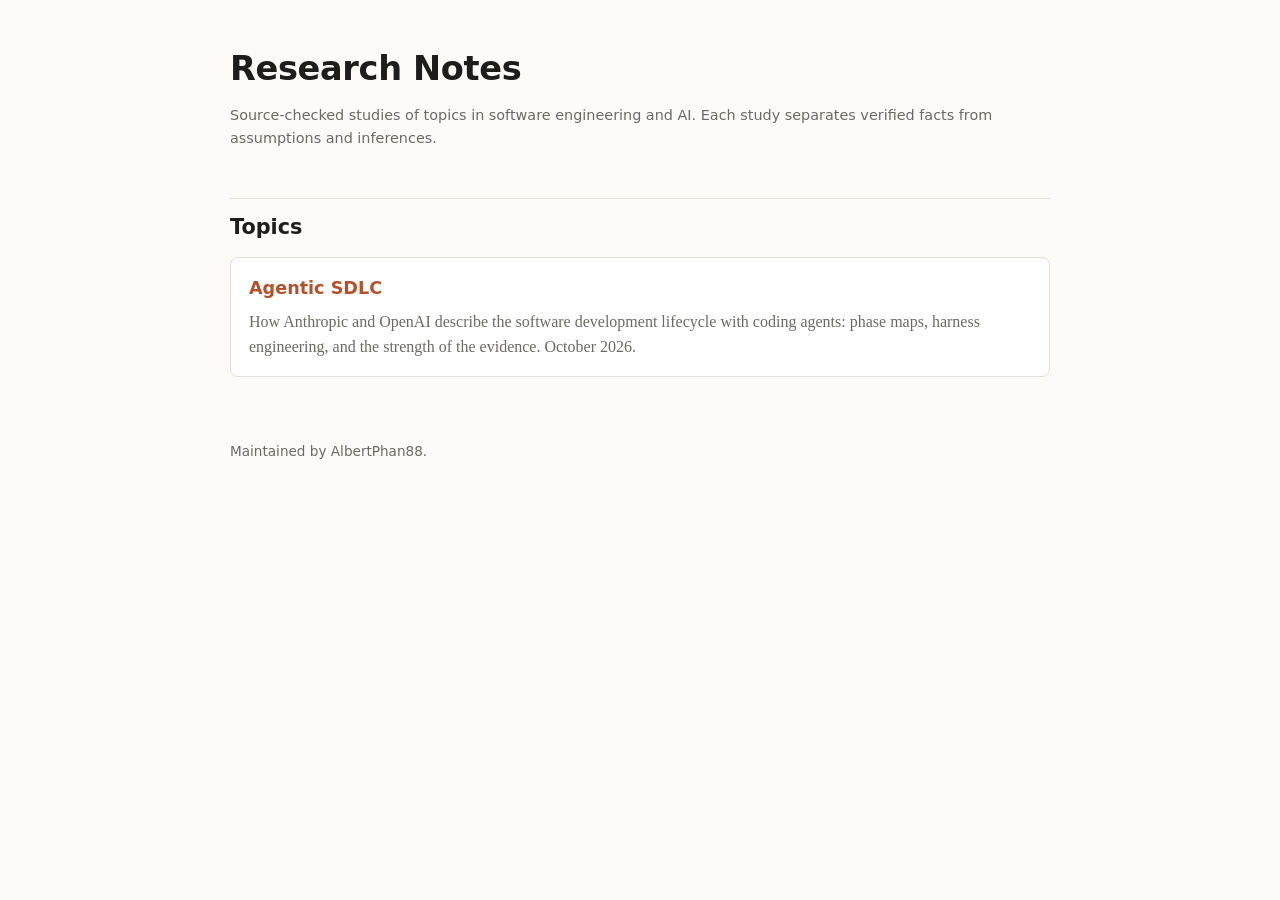
<file: index.html>
<!doctype html>
<html lang="en">
<head>
<meta charset="utf-8">
<meta name="viewport" content="width=device-width, initial-scale=1">
<title>Research Notes</title>
<link rel="stylesheet" href="assets/style.css">
</head>
<body>
<div class="wrap">
  <h1>Research Notes</h1>
  <p class="meta">Source-checked studies of topics in software engineering and AI. Each study separates verified facts from assumptions and inferences.</p>

  <h2>Topics</h2>
  <ul class="topics">
    <li>
      <a href="topics/agentic-sdlc/">Agentic SDLC</a>
      <p>How Anthropic and OpenAI describe the software development lifecycle with coding agents: phase maps, harness engineering, and the strength of the evidence. October 2026.</p>
    </li>
  </ul>

  <footer>Maintained by AlbertPhan88.</footer>
</div>
</body>
</html>
</file>
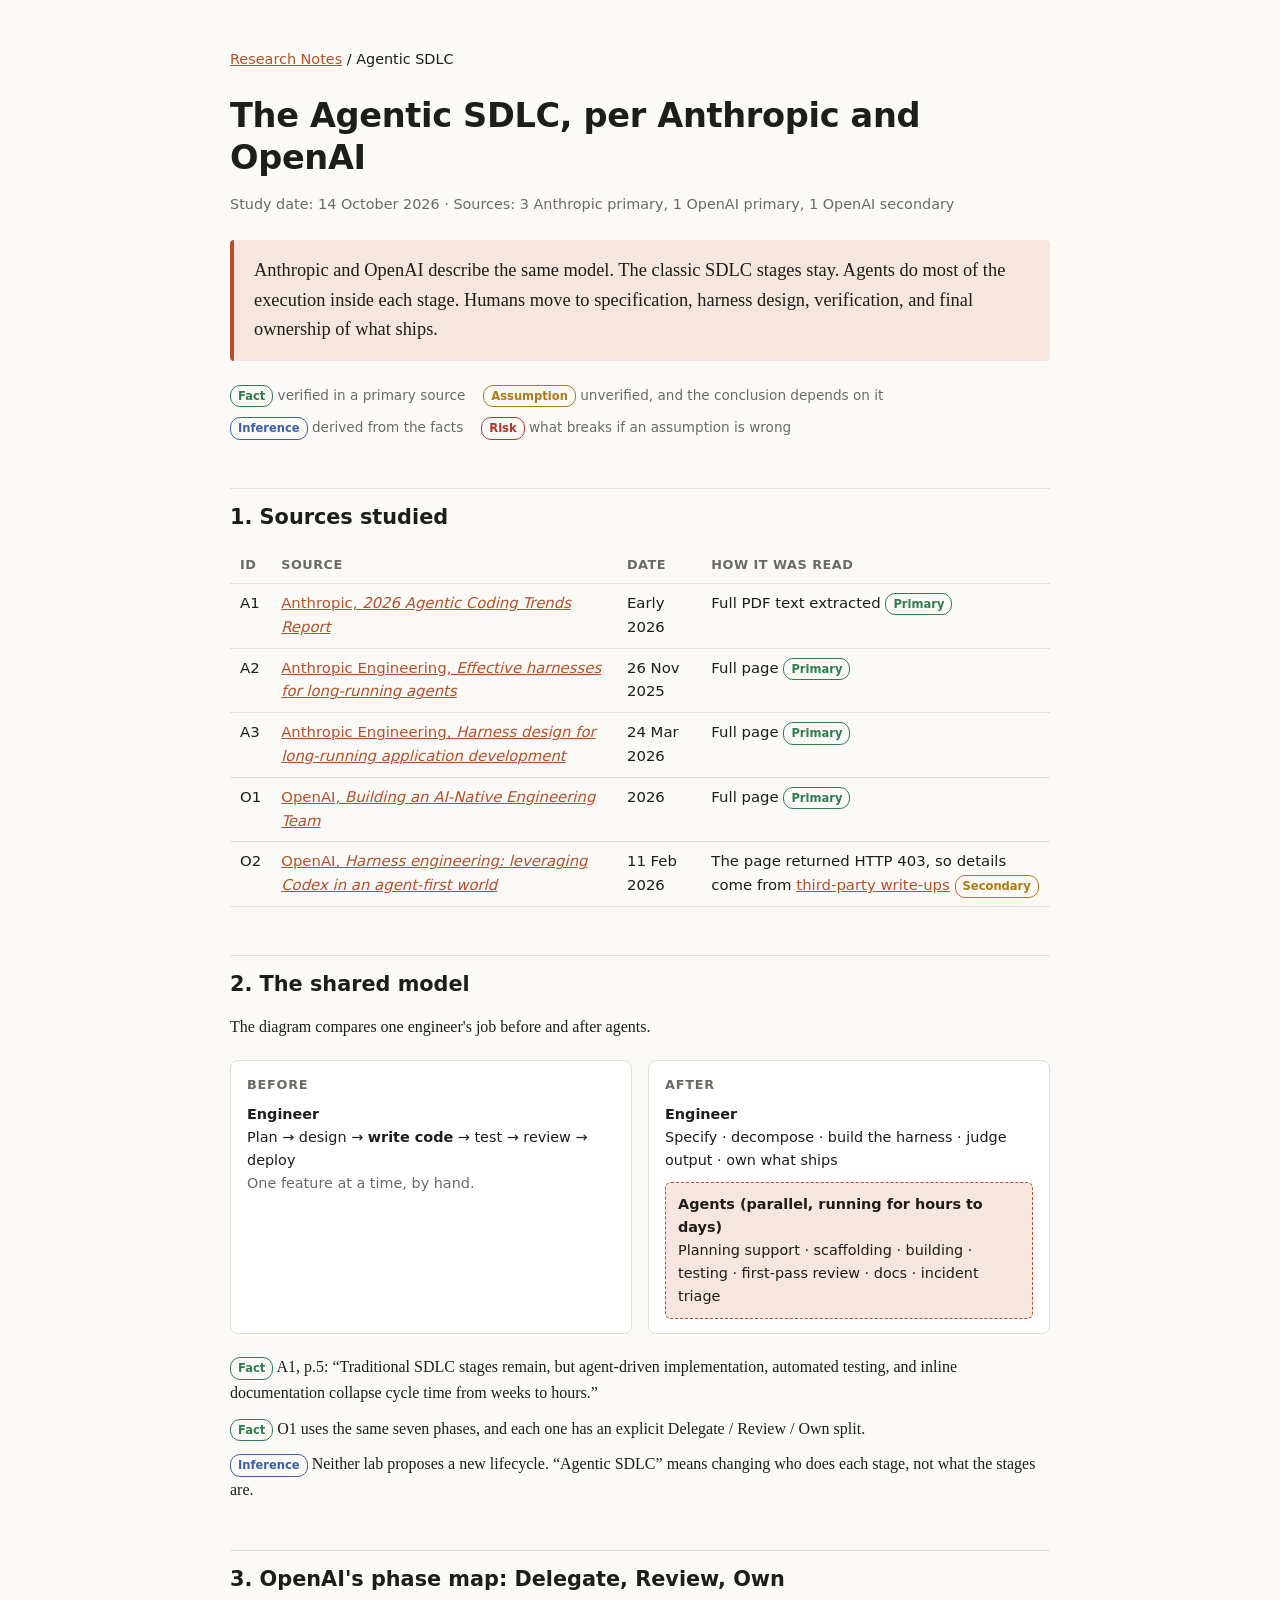
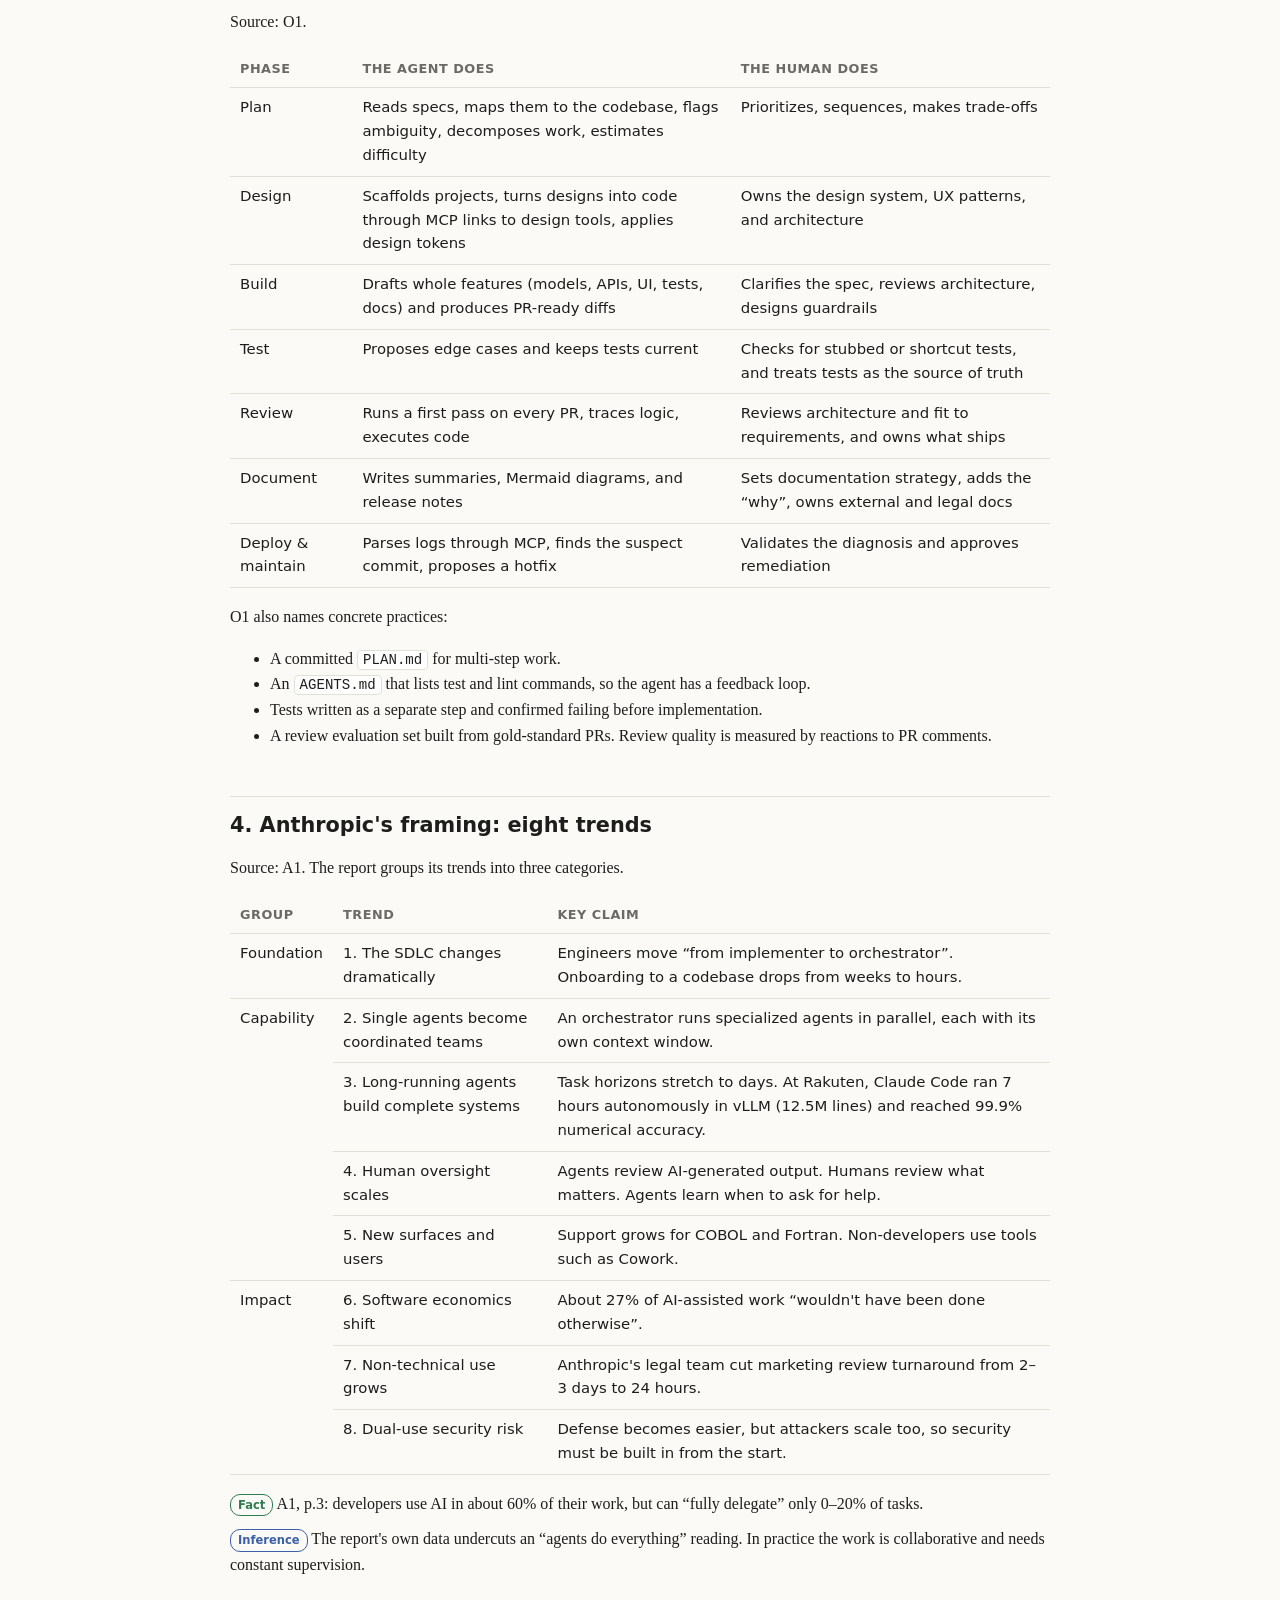
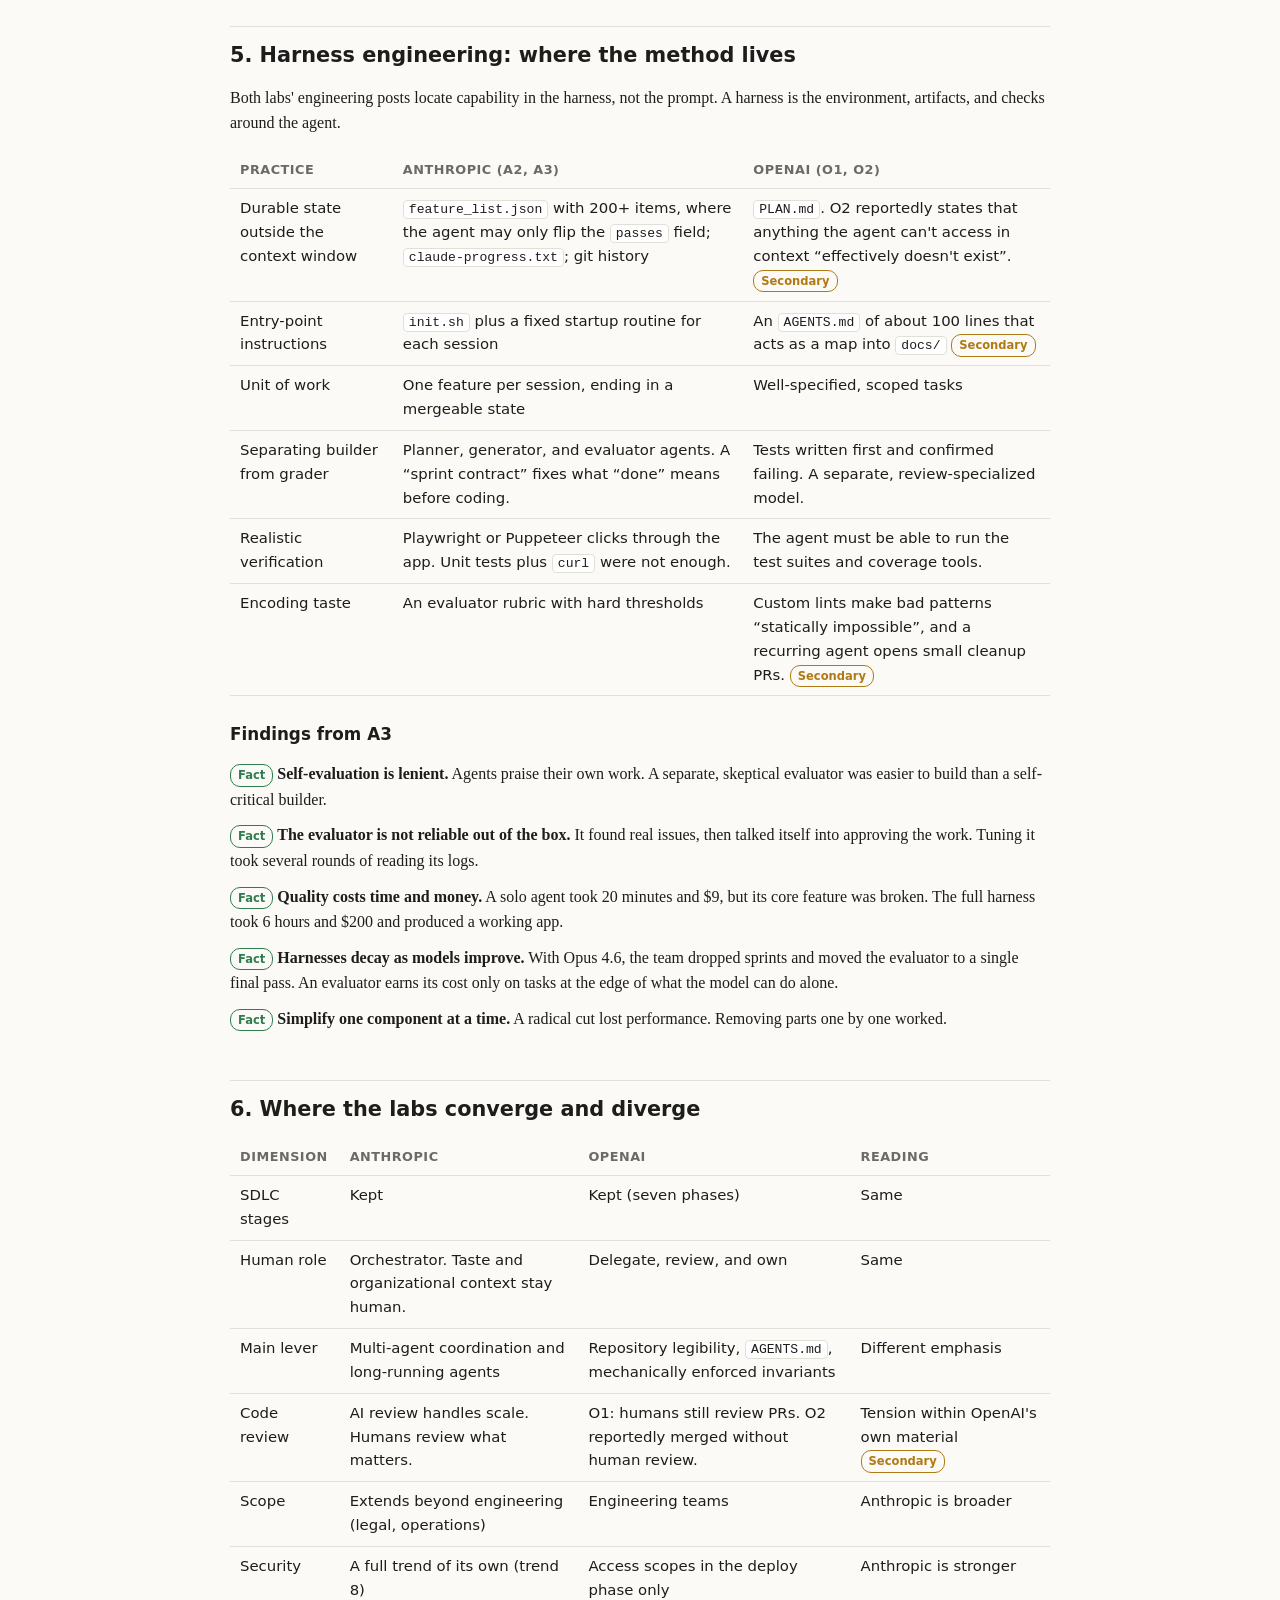
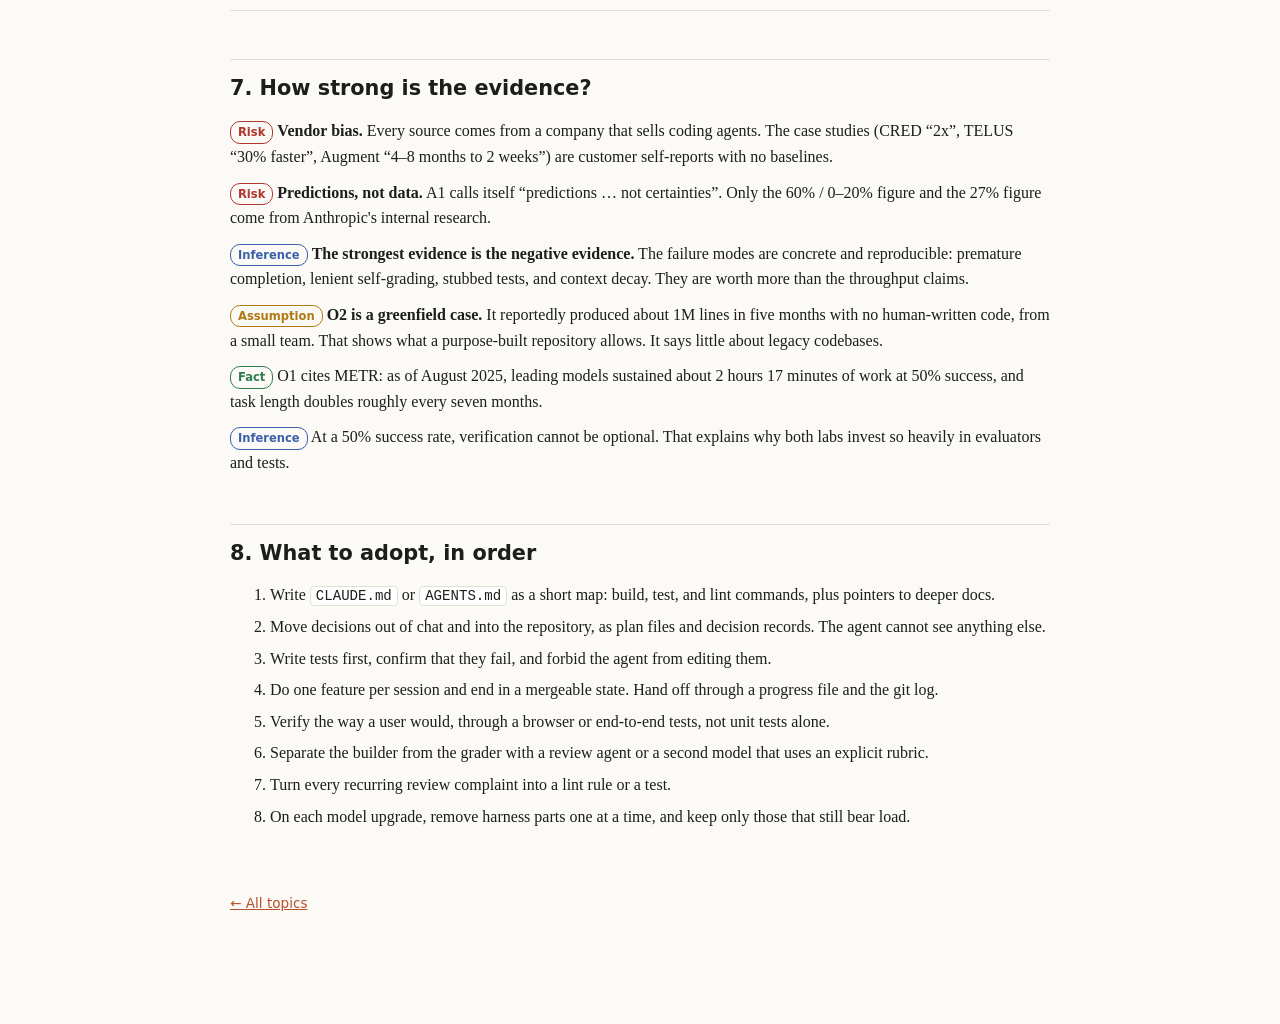
<file: topics/agentic-sdlc/index.html>
<!doctype html>
<html lang="en">
<head>
<meta charset="utf-8">
<meta name="viewport" content="width=device-width, initial-scale=1">
<title>Agentic SDLC</title>
<meta name="description" content="A source-checked study of the agentic software development lifecycle as described by Anthropic and OpenAI in 2025–2026.">
<link rel="stylesheet" href="../../assets/style.css">
</head>
<body>
<div class="wrap">
  <nav class="crumb"><a href="../../">Research Notes</a> / Agentic SDLC</nav>

  <h1>The Agentic SDLC, per Anthropic and OpenAI</h1>
  <p class="meta">Study date: 14 October 2026 · Sources: 3 Anthropic primary, 1 OpenAI primary, 1 OpenAI secondary</p>

  <p class="lede">Anthropic and OpenAI describe the same model. The classic SDLC stages stay. Agents do most of the execution inside each stage. Humans move to specification, harness design, verification, and final ownership of what ships.</p>

  <div class="legend">
    <span><span class="tag fact">Fact</span> verified in a primary source</span>
    <span><span class="tag assume">Assumption</span> unverified, and the conclusion depends on it</span>
    <span><span class="tag infer">Inference</span> derived from the facts</span>
    <span><span class="tag risk">Risk</span> what breaks if an assumption is wrong</span>
  </div>

  <h2>1. Sources studied</h2>
  <div class="table-wrap">
  <table>
    <tr><th>ID</th><th>Source</th><th>Date</th><th>How it was read</th></tr>
    <tr><td>A1</td><td><a href="https://resources.anthropic.com/hubfs/2026%20Agentic%20Coding%20Trends%20Report.pdf">Anthropic, <em>2026 Agentic Coding Trends Report</em></a></td><td>Early 2026</td><td>Full PDF text extracted <span class="tag fact">Primary</span></td></tr>
    <tr><td>A2</td><td><a href="https://www.anthropic.com/engineering/effective-harnesses-for-long-running-agents">Anthropic Engineering, <em>Effective harnesses for long-running agents</em></a></td><td>26 Nov 2025</td><td>Full page <span class="tag fact">Primary</span></td></tr>
    <tr><td>A3</td><td><a href="https://www.anthropic.com/engineering/harness-design-long-running-apps">Anthropic Engineering, <em>Harness design for long-running application development</em></a></td><td>24 Mar 2026</td><td>Full page <span class="tag fact">Primary</span></td></tr>
    <tr><td>O1</td><td><a href="https://learn.chatgpt.com/guides/build-ai-native-engineering-team">OpenAI, <em>Building an AI-Native Engineering Team</em></a></td><td>2026</td><td>Full page <span class="tag fact">Primary</span></td></tr>
    <tr><td>O2</td><td><a href="https://openai.com/index/harness-engineering/">OpenAI, <em>Harness engineering: leveraging Codex in an agent-first world</em></a></td><td>11 Feb 2026</td><td>The page returned HTTP 403, so details come from <a href="https://www.theneuron.ai/explainer-articles/openais-harness-engineering-playbook-how-to-ship-1m-lines-of-code-without-writing-any/">third-party write-ups</a> <span class="tag assume">Secondary</span></td></tr>
  </table>
  </div>

  <h2>2. The shared model</h2>
  <p>The diagram compares one engineer's job before and after agents.</p>
  <div class="statepair">
    <div class="box">
      <h4>Before</h4>
      <div class="label">Engineer</div>
      <div>Plan → design → <strong>write code</strong> → test → review → deploy</div>
      <div class="meta">One feature at a time, by hand.</div>
    </div>
    <div class="box">
      <h4>After</h4>
      <div class="label">Engineer</div>
      <div>Specify · decompose · build the harness · judge output · own what ships</div>
      <div class="inner">
        <div class="label">Agents (parallel, running for hours to days)</div>
        <div>Planning support · scaffolding · building · testing · first-pass review · docs · incident triage</div>
      </div>
    </div>
  </div>
  <ul class="claims">
    <li><span class="tag fact">Fact</span> A1, p.5: “Traditional SDLC stages remain, but agent-driven implementation, automated testing, and inline documentation collapse cycle time from weeks to hours.”</li>
    <li><span class="tag fact">Fact</span> O1 uses the same seven phases, and each one has an explicit Delegate / Review / Own split.</li>
    <li><span class="tag infer">Inference</span> Neither lab proposes a new lifecycle. “Agentic SDLC” means changing who does each stage, not what the stages are.</li>
  </ul>

  <h2>3. OpenAI's phase map: Delegate, Review, Own</h2>
  <p>Source: O1.</p>
  <div class="table-wrap">
  <table>
    <tr><th>Phase</th><th>The agent does</th><th>The human does</th></tr>
    <tr><td>Plan</td><td>Reads specs, maps them to the codebase, flags ambiguity, decomposes work, estimates difficulty</td><td>Prioritizes, sequences, makes trade-offs</td></tr>
    <tr><td>Design</td><td>Scaffolds projects, turns designs into code through MCP links to design tools, applies design tokens</td><td>Owns the design system, UX patterns, and architecture</td></tr>
    <tr><td>Build</td><td>Drafts whole features (models, APIs, UI, tests, docs) and produces PR-ready diffs</td><td>Clarifies the spec, reviews architecture, designs guardrails</td></tr>
    <tr><td>Test</td><td>Proposes edge cases and keeps tests current</td><td>Checks for stubbed or shortcut tests, and treats tests as the source of truth</td></tr>
    <tr><td>Review</td><td>Runs a first pass on every PR, traces logic, executes code</td><td>Reviews architecture and fit to requirements, and owns what ships</td></tr>
    <tr><td>Document</td><td>Writes summaries, Mermaid diagrams, and release notes</td><td>Sets documentation strategy, adds the “why”, owns external and legal docs</td></tr>
    <tr><td>Deploy &amp; maintain</td><td>Parses logs through MCP, finds the suspect commit, proposes a hotfix</td><td>Validates the diagnosis and approves remediation</td></tr>
  </table>
  </div>
  <p>O1 also names concrete practices:</p>
  <ul>
    <li>A committed <code>PLAN.md</code> for multi-step work.</li>
    <li>An <code>AGENTS.md</code> that lists test and lint commands, so the agent has a feedback loop.</li>
    <li>Tests written as a separate step and confirmed failing before implementation.</li>
    <li>A review evaluation set built from gold-standard PRs. Review quality is measured by reactions to PR comments.</li>
  </ul>

  <h2>4. Anthropic's framing: eight trends</h2>
  <p>Source: A1. The report groups its trends into three categories.</p>
  <div class="table-wrap">
  <table>
    <tr><th>Group</th><th>Trend</th><th>Key claim</th></tr>
    <tr><td rowspan="1">Foundation</td><td>1. The SDLC changes dramatically</td><td>Engineers move “from implementer to orchestrator”. Onboarding to a codebase drops from weeks to hours.</td></tr>
    <tr><td rowspan="4">Capability</td><td>2. Single agents become coordinated teams</td><td>An orchestrator runs specialized agents in parallel, each with its own context window.</td></tr>
    <tr><td>3. Long-running agents build complete systems</td><td>Task horizons stretch to days. At Rakuten, Claude Code ran 7 hours autonomously in vLLM (12.5M lines) and reached 99.9% numerical accuracy.</td></tr>
    <tr><td>4. Human oversight scales</td><td>Agents review AI-generated output. Humans review what matters. Agents learn when to ask for help.</td></tr>
    <tr><td>5. New surfaces and users</td><td>Support grows for COBOL and Fortran. Non-developers use tools such as Cowork.</td></tr>
    <tr><td rowspan="3">Impact</td><td>6. Software economics shift</td><td>About 27% of AI-assisted work “wouldn't have been done otherwise”.</td></tr>
    <tr><td>7. Non-technical use grows</td><td>Anthropic's legal team cut marketing review turnaround from 2–3 days to 24 hours.</td></tr>
    <tr><td>8. Dual-use security risk</td><td>Defense becomes easier, but attackers scale too, so security must be built in from the start.</td></tr>
  </table>
  </div>
  <ul class="claims">
    <li><span class="tag fact">Fact</span> A1, p.3: developers use AI in about 60% of their work, but can “fully delegate” only 0–20% of tasks.</li>
    <li><span class="tag infer">Inference</span> The report's own data undercuts an “agents do everything” reading. In practice the work is collaborative and needs constant supervision.</li>
  </ul>

  <h2>5. Harness engineering: where the method lives</h2>
  <p>Both labs' engineering posts locate capability in the harness, not the prompt. A harness is the environment, artifacts, and checks around the agent.</p>
  <div class="table-wrap">
  <table>
    <tr><th>Practice</th><th>Anthropic (A2, A3)</th><th>OpenAI (O1, O2)</th></tr>
    <tr><td>Durable state outside the context window</td><td><code>feature_list.json</code> with 200+ items, where the agent may only flip the <code>passes</code> field; <code>claude-progress.txt</code>; git history</td><td><code>PLAN.md</code>. O2 reportedly states that anything the agent can't access in context “effectively doesn't exist”. <span class="tag assume">Secondary</span></td></tr>
    <tr><td>Entry-point instructions</td><td><code>init.sh</code> plus a fixed startup routine for each session</td><td>An <code>AGENTS.md</code> of about 100 lines that acts as a map into <code>docs/</code> <span class="tag assume">Secondary</span></td></tr>
    <tr><td>Unit of work</td><td>One feature per session, ending in a mergeable state</td><td>Well-specified, scoped tasks</td></tr>
    <tr><td>Separating builder from grader</td><td>Planner, generator, and evaluator agents. A “sprint contract” fixes what “done” means before coding.</td><td>Tests written first and confirmed failing. A separate, review-specialized model.</td></tr>
    <tr><td>Realistic verification</td><td>Playwright or Puppeteer clicks through the app. Unit tests plus <code>curl</code> were not enough.</td><td>The agent must be able to run the test suites and coverage tools.</td></tr>
    <tr><td>Encoding taste</td><td>An evaluator rubric with hard thresholds</td><td>Custom lints make bad patterns “statically impossible”, and a recurring agent opens small cleanup PRs. <span class="tag assume">Secondary</span></td></tr>
  </table>
  </div>

  <h3>Findings from A3</h3>
  <ul class="claims">
    <li><span class="tag fact">Fact</span> <strong>Self-evaluation is lenient.</strong> Agents praise their own work. A separate, skeptical evaluator was easier to build than a self-critical builder.</li>
    <li><span class="tag fact">Fact</span> <strong>The evaluator is not reliable out of the box.</strong> It found real issues, then talked itself into approving the work. Tuning it took several rounds of reading its logs.</li>
    <li><span class="tag fact">Fact</span> <strong>Quality costs time and money.</strong> A solo agent took 20 minutes and $9, but its core feature was broken. The full harness took 6 hours and $200 and produced a working app.</li>
    <li><span class="tag fact">Fact</span> <strong>Harnesses decay as models improve.</strong> With Opus 4.6, the team dropped sprints and moved the evaluator to a single final pass. An evaluator earns its cost only on tasks at the edge of what the model can do alone.</li>
    <li><span class="tag fact">Fact</span> <strong>Simplify one component at a time.</strong> A radical cut lost performance. Removing parts one by one worked.</li>
  </ul>

  <h2>6. Where the labs converge and diverge</h2>
  <div class="table-wrap">
  <table>
    <tr><th>Dimension</th><th>Anthropic</th><th>OpenAI</th><th>Reading</th></tr>
    <tr><td>SDLC stages</td><td>Kept</td><td>Kept (seven phases)</td><td>Same</td></tr>
    <tr><td>Human role</td><td>Orchestrator. Taste and organizational context stay human.</td><td>Delegate, review, and own</td><td>Same</td></tr>
    <tr><td>Main lever</td><td>Multi-agent coordination and long-running agents</td><td>Repository legibility, <code>AGENTS.md</code>, mechanically enforced invariants</td><td>Different emphasis</td></tr>
    <tr><td>Code review</td><td>AI review handles scale. Humans review what matters.</td><td>O1: humans still review PRs. O2 reportedly merged without human review.</td><td>Tension within OpenAI's own material <span class="tag assume">Secondary</span></td></tr>
    <tr><td>Scope</td><td>Extends beyond engineering (legal, operations)</td><td>Engineering teams</td><td>Anthropic is broader</td></tr>
    <tr><td>Security</td><td>A full trend of its own (trend 8)</td><td>Access scopes in the deploy phase only</td><td>Anthropic is stronger</td></tr>
  </table>
  </div>

  <h2>7. How strong is the evidence?</h2>
  <ul class="claims">
    <li><span class="tag risk">Risk</span> <strong>Vendor bias.</strong> Every source comes from a company that sells coding agents. The case studies (CRED “2x”, TELUS “30% faster”, Augment “4–8 months to 2 weeks”) are customer self-reports with no baselines.</li>
    <li><span class="tag risk">Risk</span> <strong>Predictions, not data.</strong> A1 calls itself “predictions … not certainties”. Only the 60% / 0–20% figure and the 27% figure come from Anthropic's internal research.</li>
    <li><span class="tag infer">Inference</span> <strong>The strongest evidence is the negative evidence.</strong> The failure modes are concrete and reproducible: premature completion, lenient self-grading, stubbed tests, and context decay. They are worth more than the throughput claims.</li>
    <li><span class="tag assume">Assumption</span> <strong>O2 is a greenfield case.</strong> It reportedly produced about 1M lines in five months with no human-written code, from a small team. That shows what a purpose-built repository allows. It says little about legacy codebases.</li>
    <li><span class="tag fact">Fact</span> O1 cites METR: as of August 2025, leading models sustained about 2 hours 17 minutes of work at 50% success, and task length doubles roughly every seven months.</li>
    <li><span class="tag infer">Inference</span> At a 50% success rate, verification cannot be optional. That explains why both labs invest so heavily in evaluators and tests.</li>
  </ul>

  <h2>8. What to adopt, in order</h2>
  <ol class="steps">
    <li>Write <code>CLAUDE.md</code> or <code>AGENTS.md</code> as a short map: build, test, and lint commands, plus pointers to deeper docs.</li>
    <li>Move decisions out of chat and into the repository, as plan files and decision records. The agent cannot see anything else.</li>
    <li>Write tests first, confirm that they fail, and forbid the agent from editing them.</li>
    <li>Do one feature per session and end in a mergeable state. Hand off through a progress file and the git log.</li>
    <li>Verify the way a user would, through a browser or end-to-end tests, not unit tests alone.</li>
    <li>Separate the builder from the grader with a review agent or a second model that uses an explicit rubric.</li>
    <li>Turn every recurring review complaint into a lint rule or a test.</li>
    <li>On each model upgrade, remove harness parts one at a time, and keep only those that still bear load.</li>
  </ol>

  <footer>
    <p><a href="../../">← All topics</a></p>
  </footer>
</div>
</body>
</html>
</file>
<file: assets/style.css>
:root {
  --bg: #fbfaf7;
  --fg: #1d1d1b;
  --muted: #6b6a65;
  --line: #e2dfd7;
  --card: #ffffff;
  --accent: #b5502a;
  --accent-soft: #f6e6dd;
  --fact: #2f7d4f;
  --assume: #b07a12;
  --infer: #3b5fa8;
  --risk: #b3362e;
  color-scheme: light;
}
@media (prefers-color-scheme: dark) {
  :root {
    --bg: #161614;
    --fg: #ecebe6;
    --muted: #a09e97;
    --line: #2f2e2a;
    --card: #1e1d1a;
    --accent: #e08a5f;
    --accent-soft: #3a2a21;
    --fact: #6cc48f;
    --assume: #e0b24f;
    --infer: #8eaaf0;
    --risk: #ee7d74;
    color-scheme: dark;
  }
}

* { box-sizing: border-box; }
body {
  margin: 0;
  background: var(--bg);
  color: var(--fg);
  font: 16px/1.6 "Iowan Old Style", "Source Serif Pro", Georgia, serif;
}
.wrap { max-width: 860px; margin: 0 auto; padding: 48px 20px 96px; }
h1, h2, h3 { font-family: ui-sans-serif, system-ui, -apple-system, "Segoe UI", sans-serif; line-height: 1.25; }
h1 { font-size: 2.1rem; margin: 0 0 8px; letter-spacing: -0.01em; }
h2 { font-size: 1.3rem; margin: 48px 0 12px; padding-top: 16px; border-top: 1px solid var(--line); }
h3 { font-size: 1.05rem; margin: 28px 0 8px; }
a { color: var(--accent); }
.meta { color: var(--muted); font-size: 0.9rem; font-family: ui-sans-serif, system-ui, sans-serif; }
.lede { font-size: 1.15rem; margin: 24px 0; padding: 16px 20px; background: var(--accent-soft); border-left: 4px solid var(--accent); border-radius: 4px; }
nav.crumb { font-family: ui-sans-serif, system-ui, sans-serif; font-size: 0.9rem; margin-bottom: 24px; }

.table-wrap { overflow-x: auto; margin: 16px 0; }
table { border-collapse: collapse; width: 100%; font-size: 0.93rem; font-family: ui-sans-serif, system-ui, sans-serif; }
th, td { text-align: left; vertical-align: top; padding: 8px 10px; border-bottom: 1px solid var(--line); }
th { font-weight: 600; color: var(--muted); font-size: 0.8rem; text-transform: uppercase; letter-spacing: 0.04em; }

blockquote { margin: 16px 0; padding: 4px 16px; border-left: 3px solid var(--line); color: var(--muted); }
code { font-family: ui-monospace, "SF Mono", Menlo, monospace; font-size: 0.88em; background: var(--card); border: 1px solid var(--line); padding: 1px 5px; border-radius: 4px; }

.tag { display: inline-block; font-family: ui-sans-serif, system-ui, sans-serif; font-size: 0.72rem; font-weight: 600; padding: 1px 7px; border-radius: 10px; border: 1px solid currentColor; white-space: nowrap; }
.tag.fact { color: var(--fact); }
.tag.assume { color: var(--assume); }
.tag.infer { color: var(--infer); }
.tag.risk { color: var(--risk); }
.legend { display: flex; flex-wrap: wrap; gap: 10px 18px; font-size: 0.85rem; font-family: ui-sans-serif, system-ui, sans-serif; color: var(--muted); }

ul.claims { list-style: none; padding: 0; }
ul.claims li { margin: 10px 0; padding-left: 0; }

.statepair { display: grid; grid-template-columns: 1fr 1fr; gap: 16px; margin: 20px 0; font-family: ui-sans-serif, system-ui, sans-serif; font-size: 0.9rem; }
@media (max-width: 640px) { .statepair { grid-template-columns: 1fr; } }
.box { border: 1px solid var(--line); background: var(--card); border-radius: 8px; padding: 14px 16px; }
.box h4 { margin: 0 0 8px; font-size: 0.8rem; text-transform: uppercase; letter-spacing: 0.06em; color: var(--muted); }
.box .inner { margin-top: 10px; border: 1px dashed var(--accent); border-radius: 6px; padding: 10px 12px; background: var(--accent-soft); }
.box .label { font-weight: 600; }

ol.steps li { margin: 6px 0; }

.topics { list-style: none; padding: 0; }
.topics li { border: 1px solid var(--line); background: var(--card); border-radius: 8px; padding: 16px 18px; margin: 12px 0; }
.topics a { font-family: ui-sans-serif, system-ui, sans-serif; font-weight: 600; font-size: 1.1rem; text-decoration: none; }
.topics p { margin: 6px 0 0; color: var(--muted); }

footer { margin-top: 64px; color: var(--muted); font-size: 0.85rem; font-family: ui-sans-serif, system-ui, sans-serif; }
</file>
